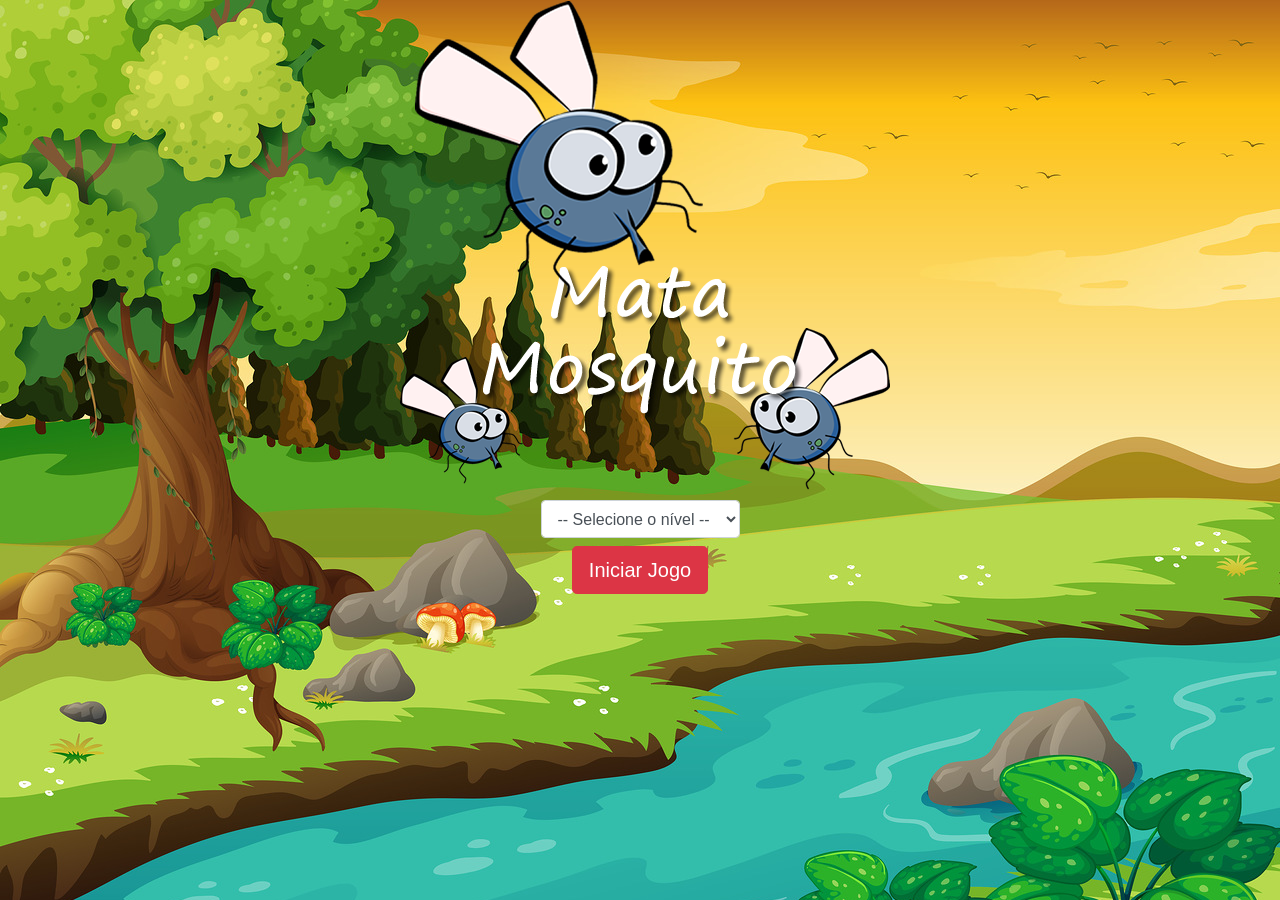
<file: index.html>
<!DOCTYPE html>
<html lang="en">
<head>
    <meta charset="UTF-8">
    <meta http-equiv="X-UA-Compatible" content="IE=edge">
    <meta name="viewport" content="width=device-width, initial-scale=1.0">
    <script src="jogo.js"></script>
    <link rel="stylesheet" href="estilo.css">
    <link rel="stylesheet" href="https://cdn.jsdelivr.net/npm/bootstrap@4.6.2/dist/css/bootstrap.min.css" integrity="sha384-xOolHFLEh07PJGoPkLv1IbcEPTNtaed2xpHsD9ESMhqIYd0nLMwNLD69Npy4HI+N" crossorigin="anonymous">
    <title>Menu Mata-Mosquito</title>
</head>
<body>

    <div class="container">
        
        <div class="row">
            <div class="col">
                
                <div class="d-flex justify-content-center">
                    <img src="imagens/game.png">
                </div>
                
            </div>
        </div>

        <div class="row">
            <div class="col">
                
                <div class="d-flex justify-content-center">
                    
                    <div class="mb-2">
                        <select class="form-control" id="nivel">
                            <option value="">-- Selecione o nível --</option>
                            <option value="normal">Normal</option>
                            <option value="dificil">Difícil</option>
                            <option value="wesleysales">Wesley Sales</option>
                        </select>
                    </div>

                </div>
                
            </div>
        </div>

        <div class="row">
            <div class="col">
                
                <div class="d-flex justify-content-center">
                    <button type="button" class="btn btn-danger btn-lg " onclick="iniciarJogo()">Iniciar Jogo</button>
                </div>
                
            </div>
        </div>

    </div>

</body>
</html>
</file>
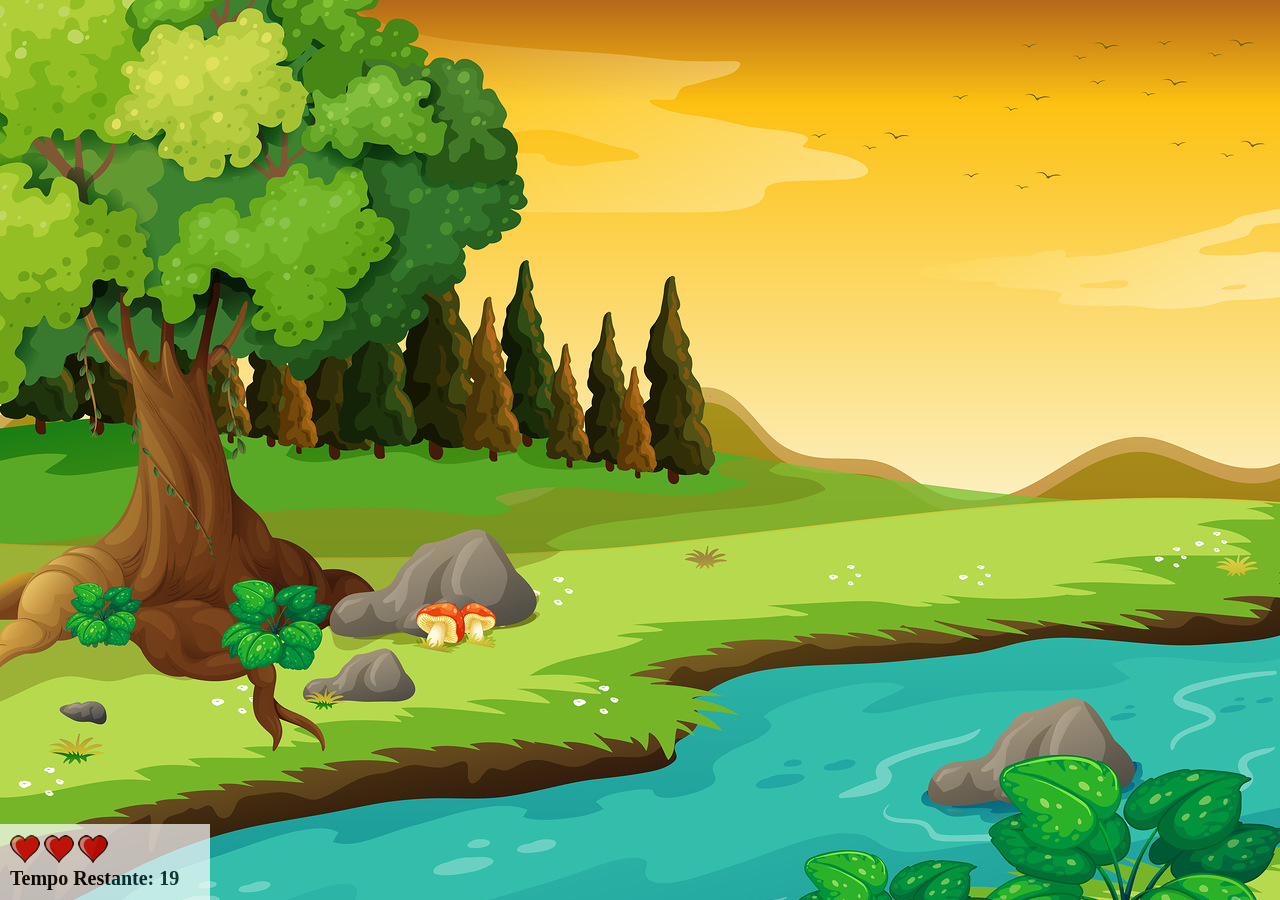
<file: app.html>
<!DOCTYPE html>
<html lang="en">
<head>
    <meta charset="UTF-8">
    <meta http-equiv="X-UA-Compatible" content="IE=edge">
    <meta name="viewport" content="width=device-width, initial-scale=1.0">
    <script src="jogo.js"></script>
    <link rel="stylesheet" href="estilo.css">
    <title>Jogo mata-mosquito</title>
</head>
<body onresize="ajustaTamanhoPalcoJogo()">

    <div class="painel">
        <div class="vidas">
            <img id="v1" src="imagens/coracao_cheio.png">
            <img id="v2" src="imagens/coracao_cheio.png">
            <img id="v3" src="imagens/coracao_cheio.png">
        </div>

        <div class="cronometro">
            Tempo Restante: <span id="cronometro"></span>
        </div>

    </div>
    
    <script>
        
        document.getElementById('cronometro').innerHTML = tempo

        var criaMosquito = setInterval(function(){
            posicaoRandomica()
        },criaMosquitoTempo)
        
    </script>

</body>
</html>
</file>
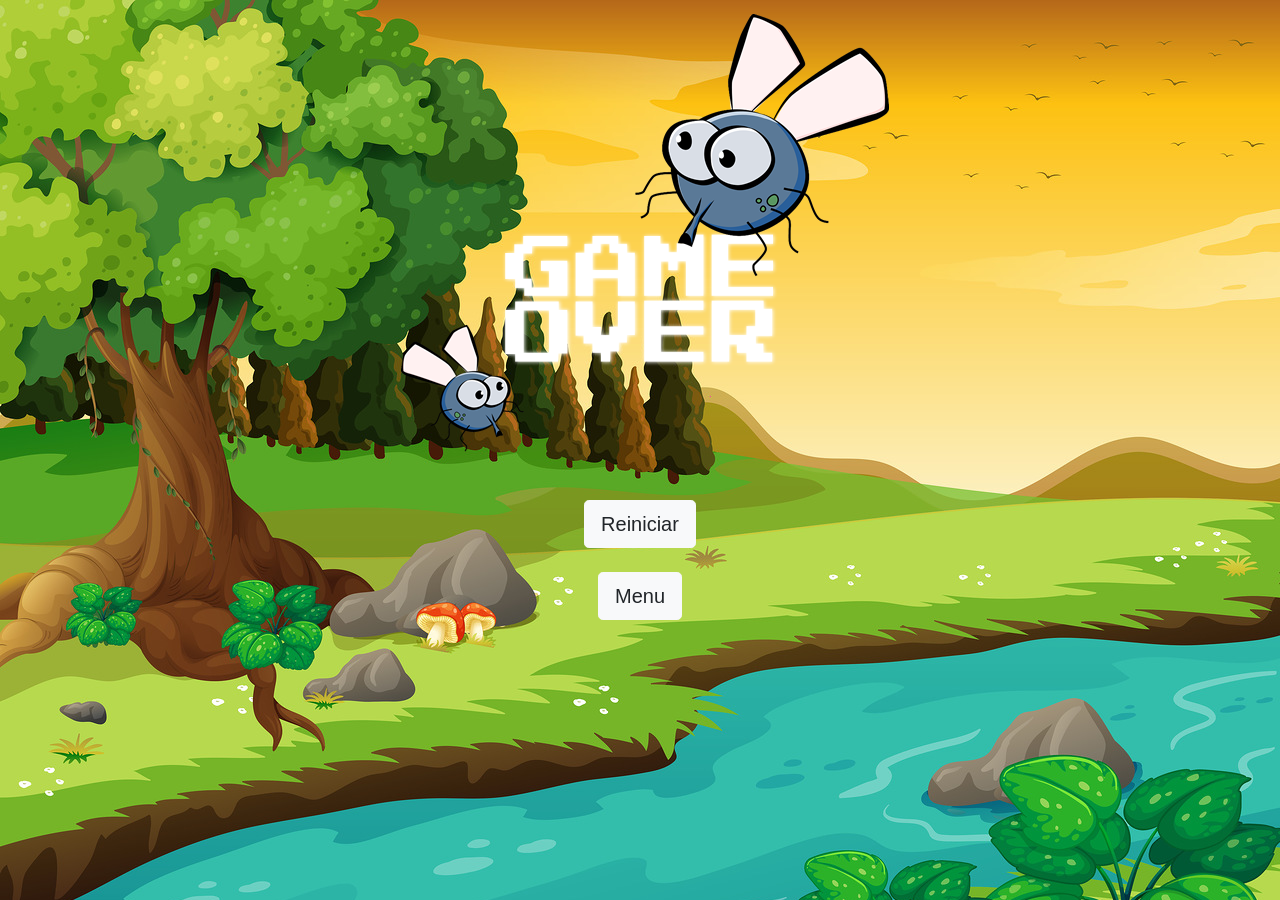
<file: fim_de_jogo.html>
<!DOCTYPE html>
<html lang="en">
<head>
    <meta charset="UTF-8">
    <meta http-equiv="X-UA-Compatible" content="IE=edge">
    <meta name="viewport" content="width=device-width, initial-scale=1.0">
    <script src="jogo.js"></script>
    <link rel="stylesheet" href="estilo.css">
    <link rel="stylesheet" href="https://cdn.jsdelivr.net/npm/bootstrap@4.6.2/dist/css/bootstrap.min.css" integrity="sha384-xOolHFLEh07PJGoPkLv1IbcEPTNtaed2xpHsD9ESMhqIYd0nLMwNLD69Npy4HI+N" crossorigin="anonymous">
    <title>Game-over</title>
</head>
<body>

    <div class="container">
        
        <div class="row">
            <div class="col">
                
                <div class="d-flex justify-content-center">
                    <img src="imagens/game_over.png">
                </div>
                
            </div>
        </div>

        <div class="row">
            <div class="col">
                
                <div class="d-flex justify-content-center">
                    <button type="button" class="btn btn-light btn-lg " onclick="window.location.href = 'app.html'">Reiniciar</button>
                </div>

                <div class="d-flex justify-content-center mt-4">
                    <button type="button" class="btn btn-light btn-lg " onclick="window.location.href = 'index.html'">Menu</button>
                </div>
                
            </div>
        </div>

    </div>

</body>
</html>
</file>
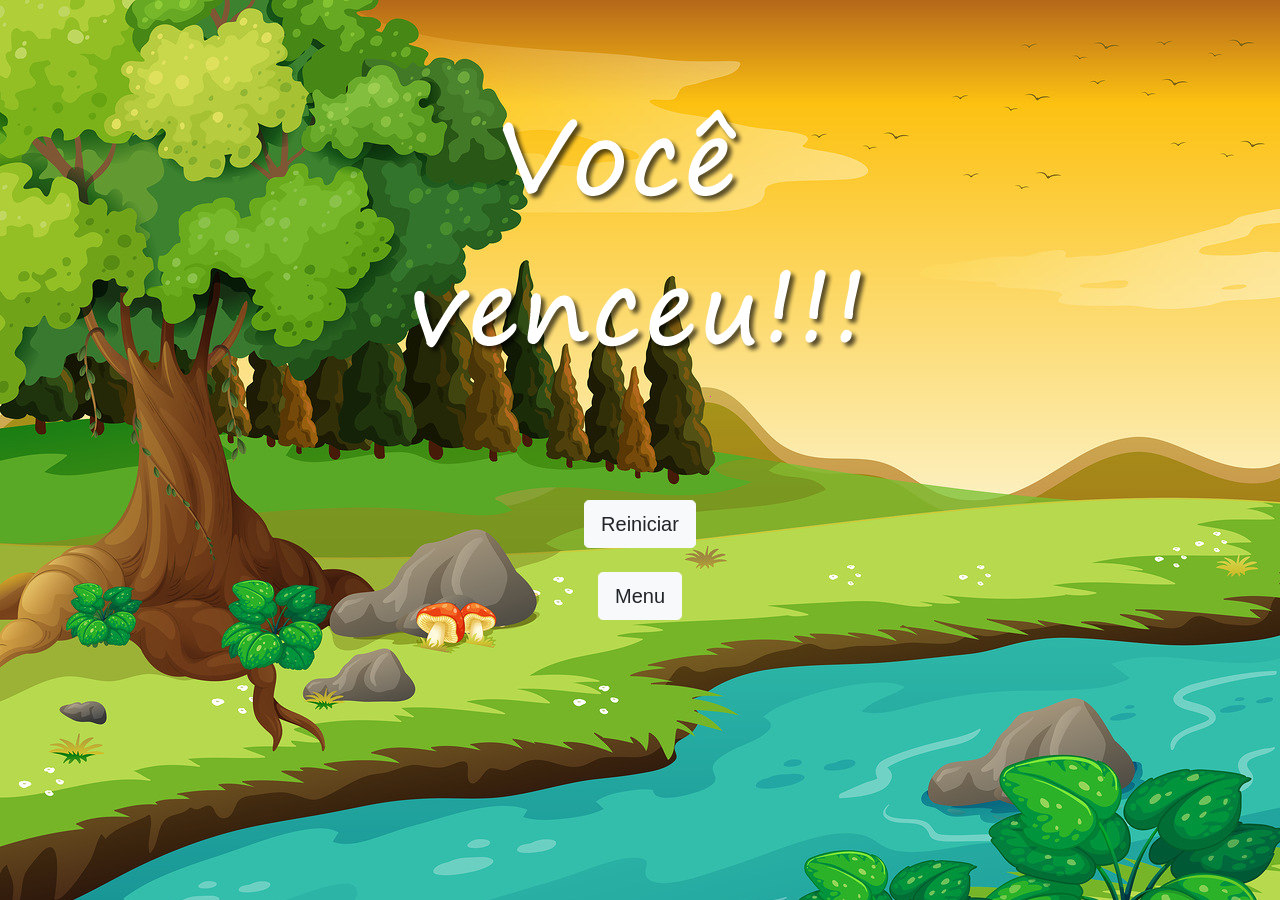
<file: vitoria.html>
<!DOCTYPE html>
<html lang="en">
<head>
    <meta charset="UTF-8">
    <meta http-equiv="X-UA-Compatible" content="IE=edge">
    <meta name="viewport" content="width=device-width, initial-scale=1.0">
    <script src="jogo.js"></script>
    <link rel="stylesheet" href="estilo.css">
    <link rel="stylesheet" href="https://cdn.jsdelivr.net/npm/bootstrap@4.6.2/dist/css/bootstrap.min.css" integrity="sha384-xOolHFLEh07PJGoPkLv1IbcEPTNtaed2xpHsD9ESMhqIYd0nLMwNLD69Npy4HI+N" crossorigin="anonymous">
    <title>Game-over</title>
</head>
<body>

    <div class="container">
        
        <div class="row">
            <div class="col">
                
                <div class="d-flex justify-content-center">
                    <img src="imagens/vitoria.png">
                </div>
                
            </div>
        </div>

        <div class="row">
            <div class="col">
                
                <div class="d-flex justify-content-center">
                    <button type="button" class="btn btn-light btn-lg " onclick="window.location.href = 'app.html'">Reiniciar</button>
                </div>

                <div class="d-flex justify-content-center">
                    <button type="button" class="btn btn-light btn-lg mt-4" onclick="window.location.href = 'index.html'">Menu</button>
                </div>
                
            </div>
        </div>

    </div>

</body>
</html>
</file>
<file: estilo.css>
html {
    cursor: url(imagens/mata_mosquito.png) 30 30, auto;
}

body {
    background-image: url(imagens/bg.jpg);
    background-repeat: no-repeat;
    background-size: 100%;
}

.mosquito1 {
    width: 50px;
    height: 50px;
}

.mosquito2 {
    width: 70px;
    height: 70px;
}

.mosquito3 {
    width: 90px;
    height: 90px;
}

.ladoA {
    transform: scaleX(1);
}

.ladoB {
    transform: scaleX(-1);
}

.painel {
    position: absolute;
    width: 190px;
    padding: 10px;
    left: 0px;
    bottom: 0px;
    border-top: 1px solid #fff;
    background-color: #fff;
    opacity: 0.7;
}

.vidas {
    float: left;
}

.cronometro {
    float: left;
    font-size: 20px;
    font-weight: bold;
}
</file>
